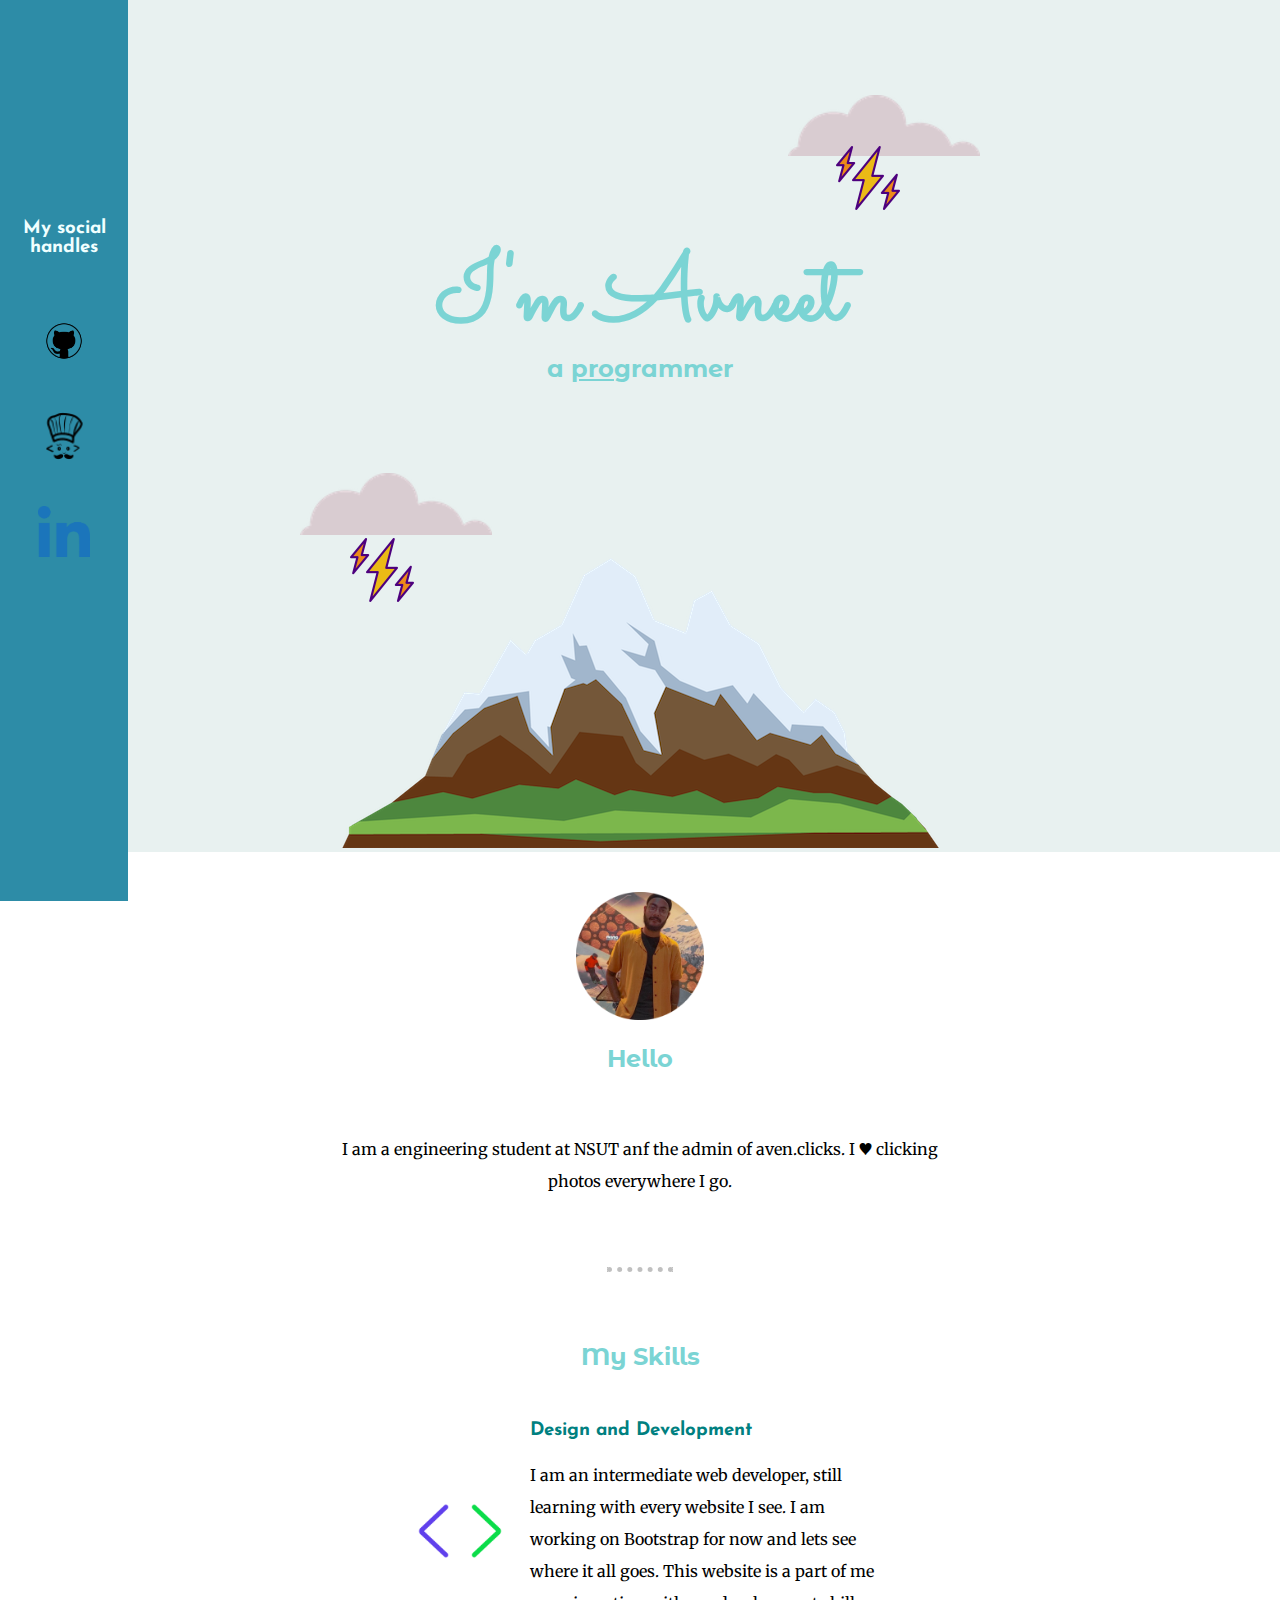
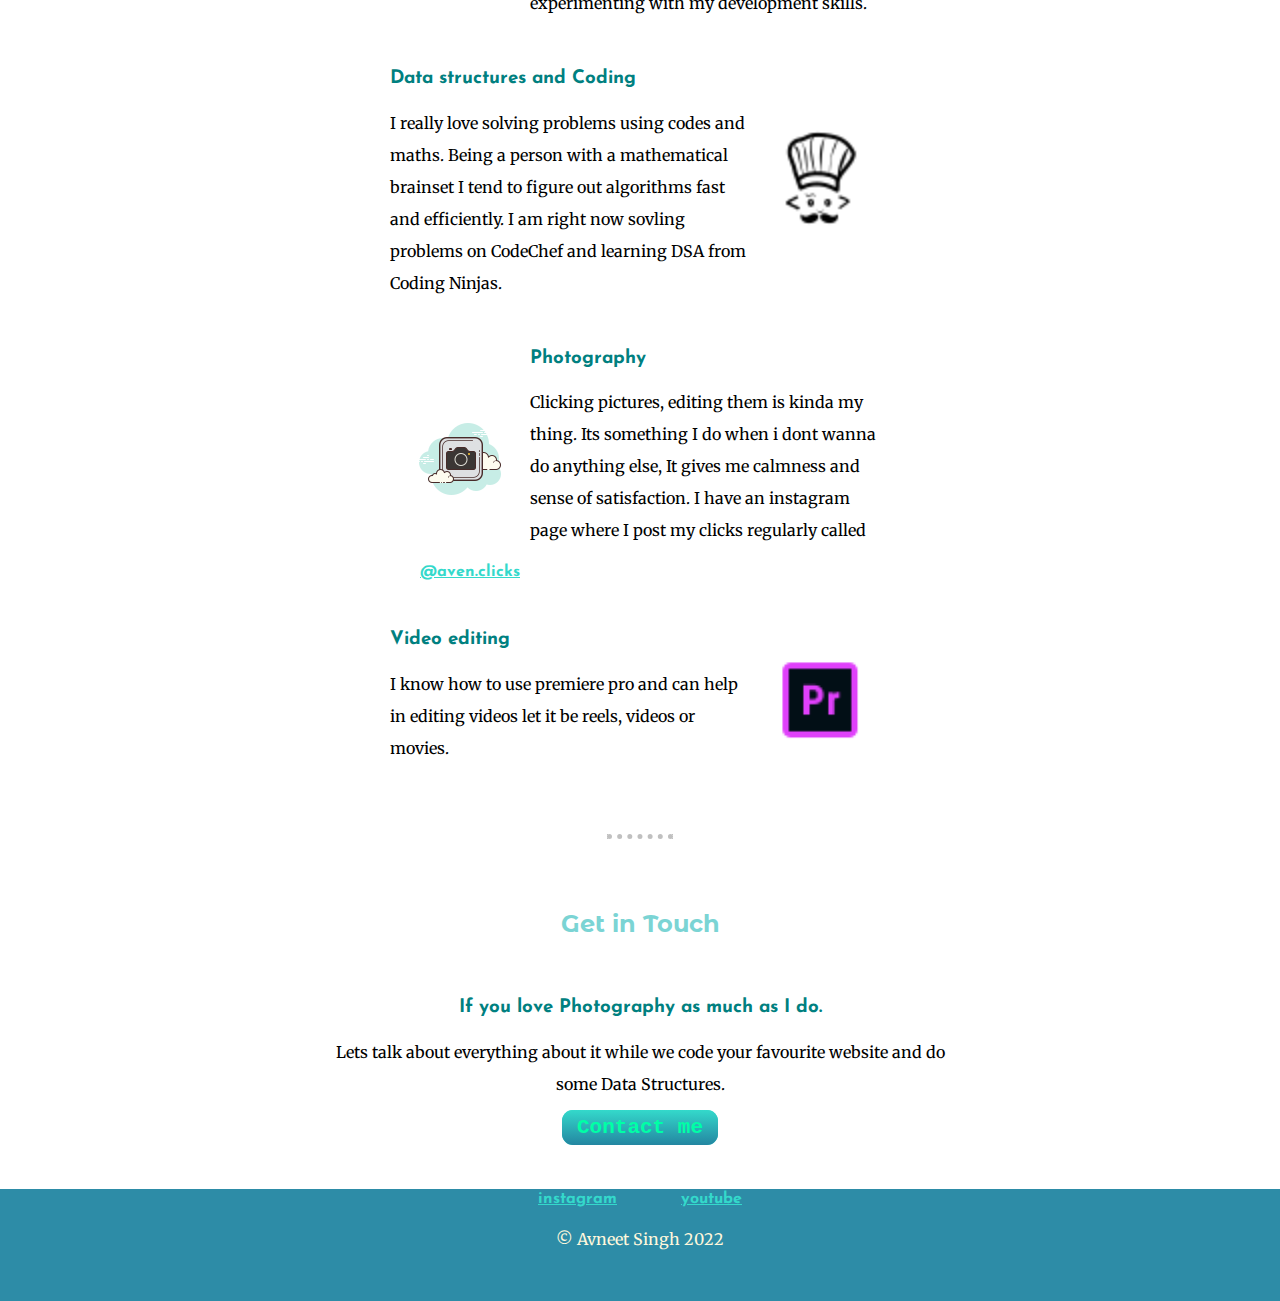
<file: index.html>
<!DOCTYPE html>
<html lang="en">
<head>
    <meta charset="UTF-8">
    <meta http-equiv="X-UA-Compatible" content="IE=edge">
    <meta name="viewport" content="width=device-width, initial-scale=1.0">
    <link rel="stylesheet" href="styles.css">
    <title>Avneet Singh</title>
    <link rel="preconnect" href="https://fonts.googleapis.com">
<link rel="preconnect" href="https://fonts.gstatic.com" crossorigin>
<link href="https://fonts.googleapis.com/css2?family=Merriweather:ital,wght@1,700&family=Montserrat+Alternates:wght@300&family=Sacramento&display=swap" rel="stylesheet">
<link rel="preconnect" href="https://fonts.googleapis.com">
<link rel="preconnect" href="https://fonts.gstatic.com" crossorigin>
<link href="https://fonts.googleapis.com/css2?family=Josefin+Sans:ital,wght@1,200&display=swap" rel="stylesheet">
<link rel="shortcut icon" type="image/png" href="favicon.png"/>
</head>
<body>
    <div class="top">
        <img src="cloud.png" alt="cloud" class="first_cloud">
        <img src="lightning.png" alt="lightning" class="lightning1">
        <div class="intro">
            <h1 class="name">I'm Avneet</h1>
            <h2 class="programmer">a <span style="text-decoration: underline;">pro</span>grammer</h2>
        </div>
        <img src="cloud.png" alt="cloud" class="second_cloud">
        <img src="lightning.png" alt="lightning" class="lightning2"> <br>
        <img src="mountain.png" alt="mountain" class="mountain">
    </div>
    <div class="nav_bar">
        <h3 style="color:azure;">My social handles</h3>
        <a href="https://github.com/avneets2103" ><img src="icons8-github-100.png" class="nav_links" alt=""></a>
        <a href="https://www.codechef.com/users/avneets2103" ><img src="icons8-codechef-50.png" class="nav_links" alt=""></a>
        <a href="https://in.linkedin.com/" ><img src="linkedin-logo-png-1841.png" class="nav_links" alt=""></a>
    </div>
    <div class="mid">
        <div class="profile">
            <img src="photo_2022-09-03_19-00-29-modified.png" alt="my pic" class="profile_pic">
            <h2 class="head">Hello</h2>
            <p>I am a engineering student at NSUT anf the admin of aven.clicks. I &#9829; clicking photos everywhere I go.</p>    
        </div>
        <hr>
        <div class="My_skills">
            <h2 class="head main_head">My Skills</h2>
            <div class="skill_row">
                <img src="code.png" alt="code" class="skill_pic coding_skills">
                <h3>Design and Development</h3>
                <p>I am an intermediate web developer, still learning with every website I see. I am working on Bootstrap for now and lets see where it all goes. This website is a part of me experimenting with my development skills.</p>
            </div>
            <div class="skill_row">
                <img src="icons8-codechef-50.png" alt="code chef" class="skill_pic code_chef">
                <h3>Data structures and Coding</h3>
                <p>I really love solving problems using codes and maths. Being a person with a mathematical brainset I tend to figure out algorithms fast and efficiently. I am right now sovling problems on CodeChef and learning DSA from Coding Ninjas. </p>
            </div>
            <div class="skill_row">
                <img src="icons8-camera-100.png" alt="lens" class="skill_pic camera">
                <h3>Photography</h3>
                <p>Clicking pictures, editing them is kinda my thing. Its something I do when i dont wanna do anything else, It gives me calmness and sense of satisfaction. I have an instagram page where I post my clicks regularly called </p>
                <a href="https://www.instagram.com/aven.clicks/" target="_blank">@aven.clicks</a>
            </div>
            <div class="skill_row">
                <img src="icons8-adobe-premiere-pro-48.png" alt="premiere pro" class="skill_pic editing">
                <h3>Video editing</h3>
                <p>I know how to use premiere pro and can help in editing videos let it be reels, videos or movies.</p>
            </div>
        </div>
        <hr>
        <div class="contact">
            <h2 class="head">Get in Touch</h2>
            <h3>If you love Photography as much as I do.</h3>
            <p>Lets talk about everything about it while we code your favourite website and do some Data Structures.</p>
            <a href="contact_me.html" target="_self" class="btn">Contact me</a>
        </div>
    </div>
    <div class="foot">
        <a href="https://www.instagram.com/avneet_singh_2103/" class="social">instagram</a>
        <a href="https://www.youtube.com/channel/UCAZ4ZtN_N1m9sHQWR6PAhDA" class="social">youtube</a>
        <p class="copyright">&#169; Avneet Singh 2022</p>
    </div>
</body>
</html>
</file>
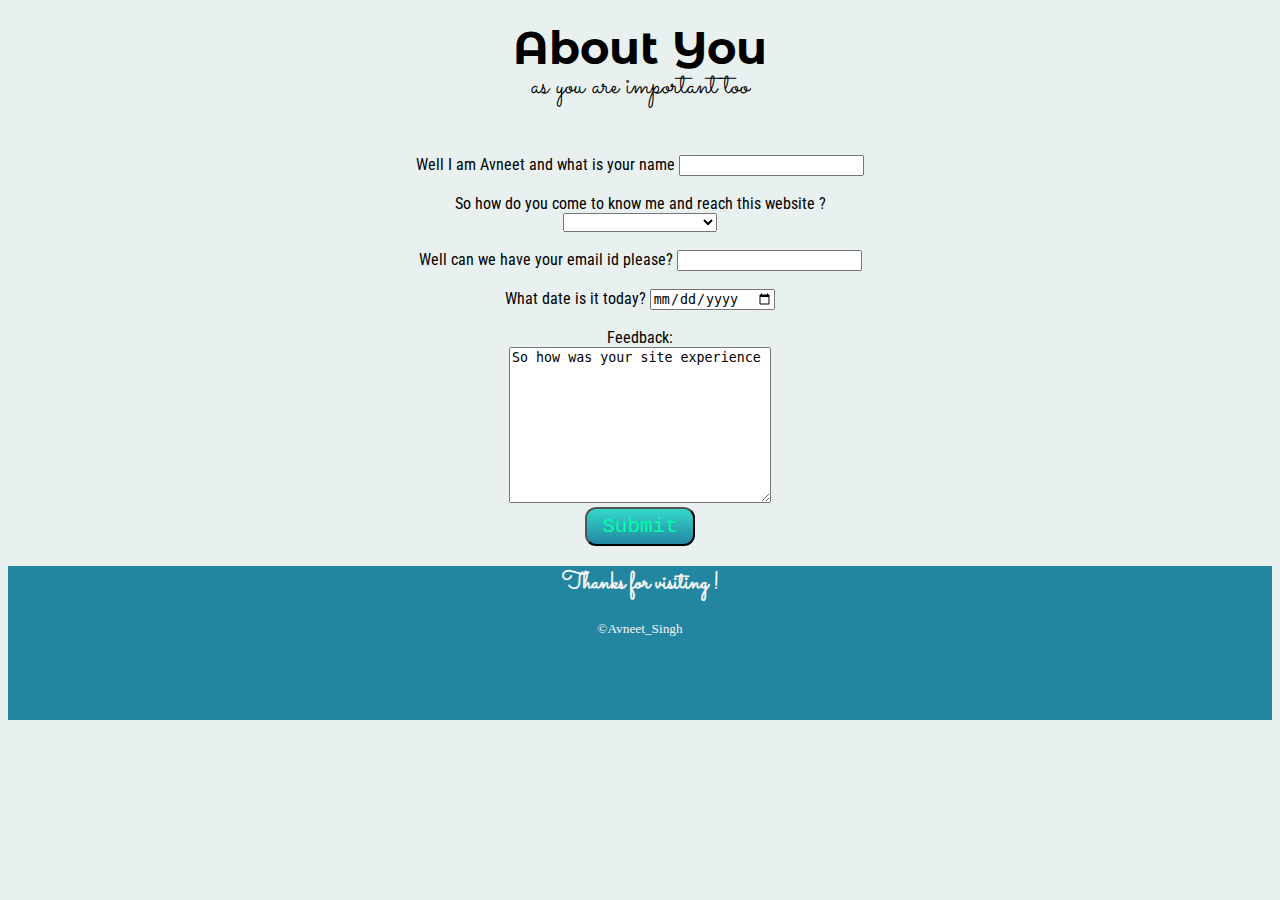
<file: contact_me.html>
<!DOCTYPE html>
<html lang="en">
<head>
    <meta charset="UTF-8">
    <meta http-equiv="X-UA-Compatible" content="IE=edge">
    <meta name="viewport" content="width=device-width, initial-scale=1.0">
    <title>Contact me</title>
    <link rel="stylesheet" href="style_contacts.css">
    <link rel="preconnect" href="https://fonts.googleapis.com">
<link rel="preconnect" href="https://fonts.gstatic.com" crossorigin>
<link href="https://fonts.googleapis.com/css2?family=Montserrat+Alternates:ital,wght@1,100&display=swap" rel="stylesheet">
<link rel="preconnect" href="https://fonts.googleapis.com">
<link rel="preconnect" href="https://fonts.gstatic.com" crossorigin>
<link href="https://fonts.googleapis.com/css2?family=Sacramento&display=swap" rel="stylesheet">
<link rel="preconnect" href="https://fonts.googleapis.com">
<link rel="preconnect" href="https://fonts.gstatic.com" crossorigin>
<link href="https://fonts.googleapis.com/css2?family=Roboto+Condensed:wght@300&display=swap" rel="stylesheet">

</head>
<body>
    <div class="about_you">
        <div class="heading">
            <h2>About You</h2>
            <h4>as you are important too</h4>
        </div>
        <div class="form">
            <form action="submission.html">
                <label for="Name">Well I am Avneet and what is your name</label>
                <input type="text" name="from_element" id="name"><br><br>
                <label for="source">So how do you come to know me and reach this website ?</label>
                <select>
                    <option value="none"></option>
                    <option value="Via my resume">Via my resume</option>
                    <option value="Refereed by someone">Refereed by someone</option>
                    <option value="Others">Others</option>
                  </select><br><br>
                <label for="email">Well can we have your email id please?</label>
                <input type="email" name="email" id="email"><br><br>
                <label for="date">What date is it today?</label>
                <input type="date" class="data"><br><br>
                <label for="feedback">Feedback:</label><br>
                <textarea name="feedback" id="feedback" cols="30" rows="10">So how was your site experience</textarea><br>
                <input type="submit" class="btn">
            </form>
        </div>
        <div class="foot">
            <h2 class="salutation">Thanks for visiting !</h2>
            <p class="copyright">&#169;Avneet_Singh</p>
        </div>
    </div>
</body>
</html>
</file>
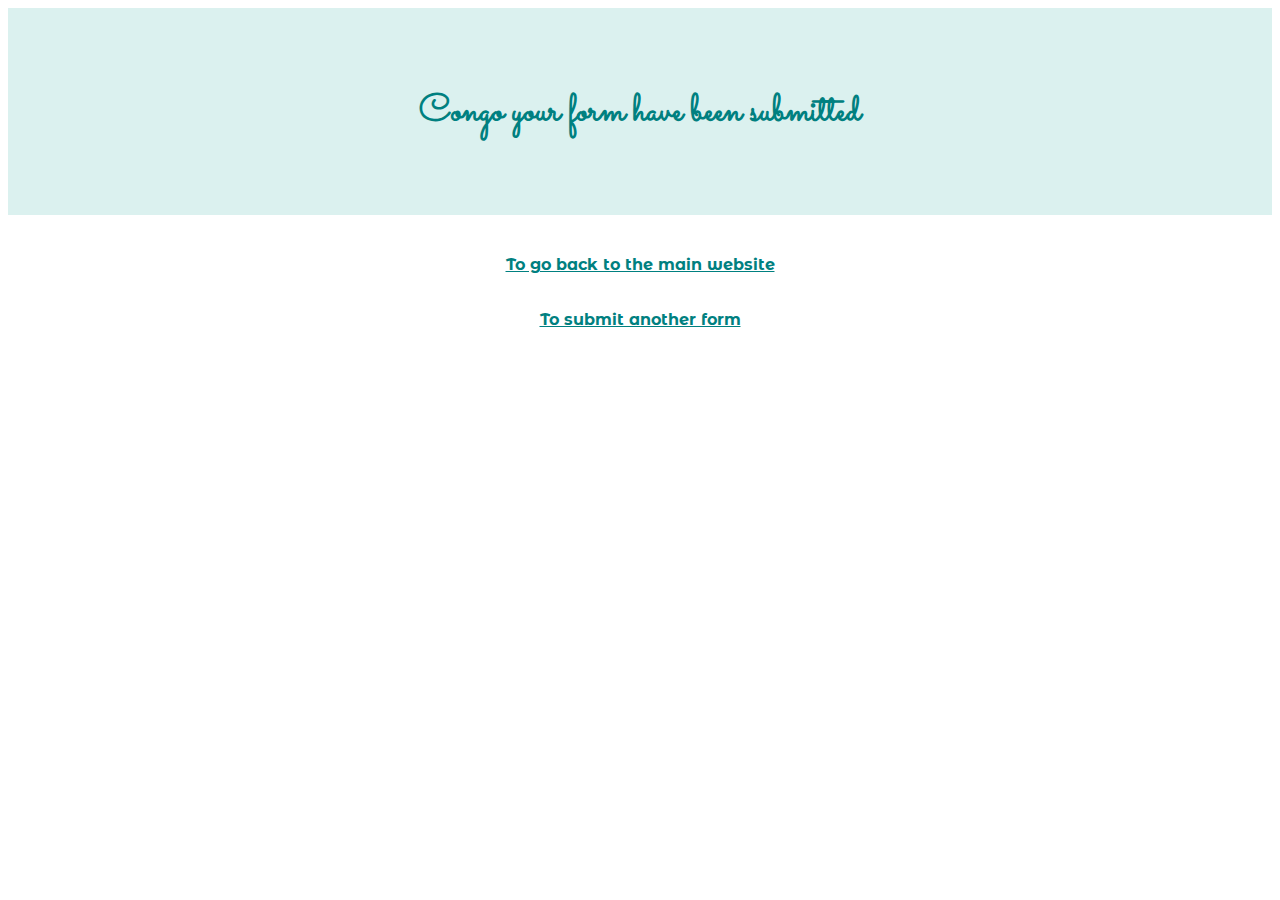
<file: submission.html>
<!DOCTYPE html>
<html lang="en">
<head>
    <meta charset="UTF-8">
    <meta http-equiv="X-UA-Compatible" content="IE=edge">
    <meta name="viewport" content="width=device-width, initial-scale=1.0">
    <title>Submission</title>
    <link rel="stylesheet" href="styles_submission.css">
    <link rel="preconnect" href="https://fonts.googleapis.com">
    <link rel="preconnect" href="https://fonts.googleapis.com">
    <link rel="preconnect" href="https://fonts.gstatic.com" crossorigin>
    <link href="https://fonts.googleapis.com/css2?family=Sacramento&display=swap" rel="stylesheet">
    <link rel="preconnect" href="https://fonts.googleapis.com">
    <link rel="preconnect" href="https://fonts.gstatic.com" crossorigin>
    <link href="https://fonts.googleapis.com/css2?family=Montserrat+Alternates:ital,wght@1,100&display=swap" rel="stylesheet">
</head>
<body>
    <div class="head" style="text-align: center;">
        <h1>Congo your form have been submitted</h1>
    </div>
    <div class="mid" style="text-align:center">
        <a href="index.html">To go back to the main website</a><br><br><br>
        <a href="contact_me.html">To submit another form</a>
    </div>
</body>
</html>
</file>
<file: styles.css>
body{
    margin:0px;
    text-align: center;
}

.top{
    padding-top:30px;
    margin-top: 0px;
    position: relative;
    background-color: #e8f1f0 ;
}

.first_cloud{
    margin-top: 25px;
    position: absolute;
    right: 300px; 
    width: 15%;
}

.lightning1{
    width:5%;
    top: 106px;
    position: absolute;
    right: 380px;
}

.lightning1:hover{
    visibility: hidden;
}

.lightning2{
    position: absolute;
    bottom:250px;
    left:350px;
    width: 5%;
}

.lightning2:hover{
    visibility: hidden;
}

.second_cloud{
    position: absolute;
    left: 300px;
    width: 15%;
}

.intro{
    width:40%;
    margin: 150px auto 0px auto;
    position:relative;
    top:50px;
    font-family: 'Sacramento', cursive;
    font-size:3em; 
    color:rgb(123, 212, 212);
}

.intro:hover{
    color:teal;
}

.programmer{
    position: relative;
    bottom:80px;
    font-family: 'Montserrat Alternates', sans-serif;
    font-weight: 0;
    font-size:0.5em;
}

.mid{
    width:50%;
    margin:auto;
}

img{
    padding-top:40px;
    width:20%;
}

.mountain{
    width:auto;
}

.head{
    margin-bottom: 60px;
    font-family: 'Montserrat Alternates', sans-serif;
    color:rgb(123, 212, 212);
}

p{
    font-family: 'Merriweather', serif;
    line-height: 2;
}

hr{
    max-width:10%;
    border-style: dotted;
    border-bottom:0px;
    border-top-width: 5px;
    border-color: #c0c0c0;
}

.My_skills{
    margin: 70px;
}

.profile{
    margin-bottom: 70px;
}

.contact{
    margin-top:70px;
}

.skill_pic{
    margin:20px;
}

.coding_skills{
    float:left;
}

.camera{
    float:left;
}

.code_chef{
    float:right;
}

.editing{
    float: right;
    position: relative;
    bottom:40px;
}

.skill_row{
    margin:50px auto 50px auto;
    text-align: left;
}

h3{
    font-family:'Josefin Sans', sans-serif;
    color:teal;
    font-weight: bold;
}

.main_head{
    margin: 0px auto;
}

a{
    margin:30px;
    font-family: 'Josefin Sans', sans-serif;
    font-weight: bold;
    color:#34d9cb;
}

a:hover{
    color:thistle;
}

.btn {
    /* margin-top: 30px; */
    background: #34d9cb;
    background-image: -webkit-linear-gradient(top, #34d9cb, #2386a1);
    background-image: -moz-linear-gradient(top, #34d9cb, #2386a1);
    background-image: -ms-linear-gradient(top, #34d9cb, #2386a1);
    background-image: -o-linear-gradient(top, #34d9cb, #2386a1);
    background-image: linear-gradient(to bottom, #34d9cb, #2386a1);
    -webkit-border-radius: 11;
    -moz-border-radius: 11;
    border-radius: 11px;
    font-family: Courier New;
    color: #00ffa6;
    font-size: 21px;
    padding: 6px 15px 6px 15px;
    text-decoration: none;
  }
  
  .btn:hover {
    background: #d1cc49;
    background-image: -webkit-linear-gradient(top, #d1cc49, #b07523);
    background-image: -moz-linear-gradient(top, #d1cc49, #b07523);
    background-image: -ms-linear-gradient(top, #d1cc49, #b07523);
    background-image: -o-linear-gradient(top, #d1cc49, #b07523);
    background-image: linear-gradient(to bottom, #d1cc49, #b07523);
    text-decoration: none;
  }

.foot{
    padding-bottom: 30px;
    margin-top:50px;
    background-color: #2d8ca7;
}

.copyright{
    color:cornsilk;
}

.nav_bar{
    position: fixed;
    top:0px;
    float:left;
    width: 10%;
    background-color: #2d8ca7;
    padding-top:200px;
    padding-bottom: 340px;
}

.nav_links{
    margin:auto;
    width: 40%;
}
.nav_links:hover{
    width:20%;
}
</file>
<file: style_contacts.css>
.btn {
    /* margin-top: 30px; */
    background: #34d9cb;
    background-image: -webkit-linear-gradient(top, #34d9cb, #2386a1);
    background-image: -moz-linear-gradient(top, #34d9cb, #2386a1);
    background-image: -ms-linear-gradient(top, #34d9cb, #2386a1);
    background-image: -o-linear-gradient(top, #34d9cb, #2386a1);
    background-image: linear-gradient(to bottom, #34d9cb, #2386a1);
    -webkit-border-radius: 11;
    -moz-border-radius: 11;
    border-radius: 11px;
    font-family: Courier New;
    color: #00ffa6;
    font-size: 21px;
    padding: 6px 15px 6px 15px;
    text-decoration: none;
  }
  
  .btn:hover {
    background: #d1cc49;
    background-image: -webkit-linear-gradient(top, #d1cc49, #b07523);
    background-image: -moz-linear-gradient(top, #d1cc49, #b07523);
    background-image: -ms-linear-gradient(top, #d1cc49, #b07523);
    background-image: -o-linear-gradient(top, #d1cc49, #b07523);
    background-image: linear-gradient(to bottom, #d1cc49, #b07523);
    text-decoration: none;
  }

  body{
    background-color: #e8f1f0 ;
  }

  h2{
    text-align: center;
    font-family: 'Montserrat Alternates', sans-serif;
  }

  h4{
    position: relative;
    bottom: 20px;
    font-weight: normal;
    text-align: center;
    font-family: 'Sacramento', cursive;
  }

  .heading{
    font-size: 30px;
    line-height: 0.5;
  }

  .form{
    width: 40%;
    text-align: center;
    margin:auto;
  }

  label{
    font-family:'Roboto Condensed', sans-serif;
  }

  .salutation{
    font-family: 'Sacramento', cursive;
  }

  .copyright{
    font-size: smaller;
  }

  .foot{
    color: whitesmoke;
    background-color: #2386a1;
    text-align: center;
    padding: 0 10px 70px 10px;
    margin:0;
    font-weight: normal;
  }
</file>
<file: styles_submission.css>
.head{
    padding:50px;
    background-color: rgb(219, 241, 239);
    font-family: 'Sacramento', cursive;
    font-size: larger;
    color:teal;
}
a{
    font-weight: bolder;
    position: relative;
    top:40px;
    padding: 40px;
    font-family: 'Montserrat Alternates', sans-serif;
    color:teal;
}
a:hover{
    color:rgb(224, 169, 223);
}
.head:hover{
    background-color: beige;
    color:rgb(208, 52, 52);
}
</file>
